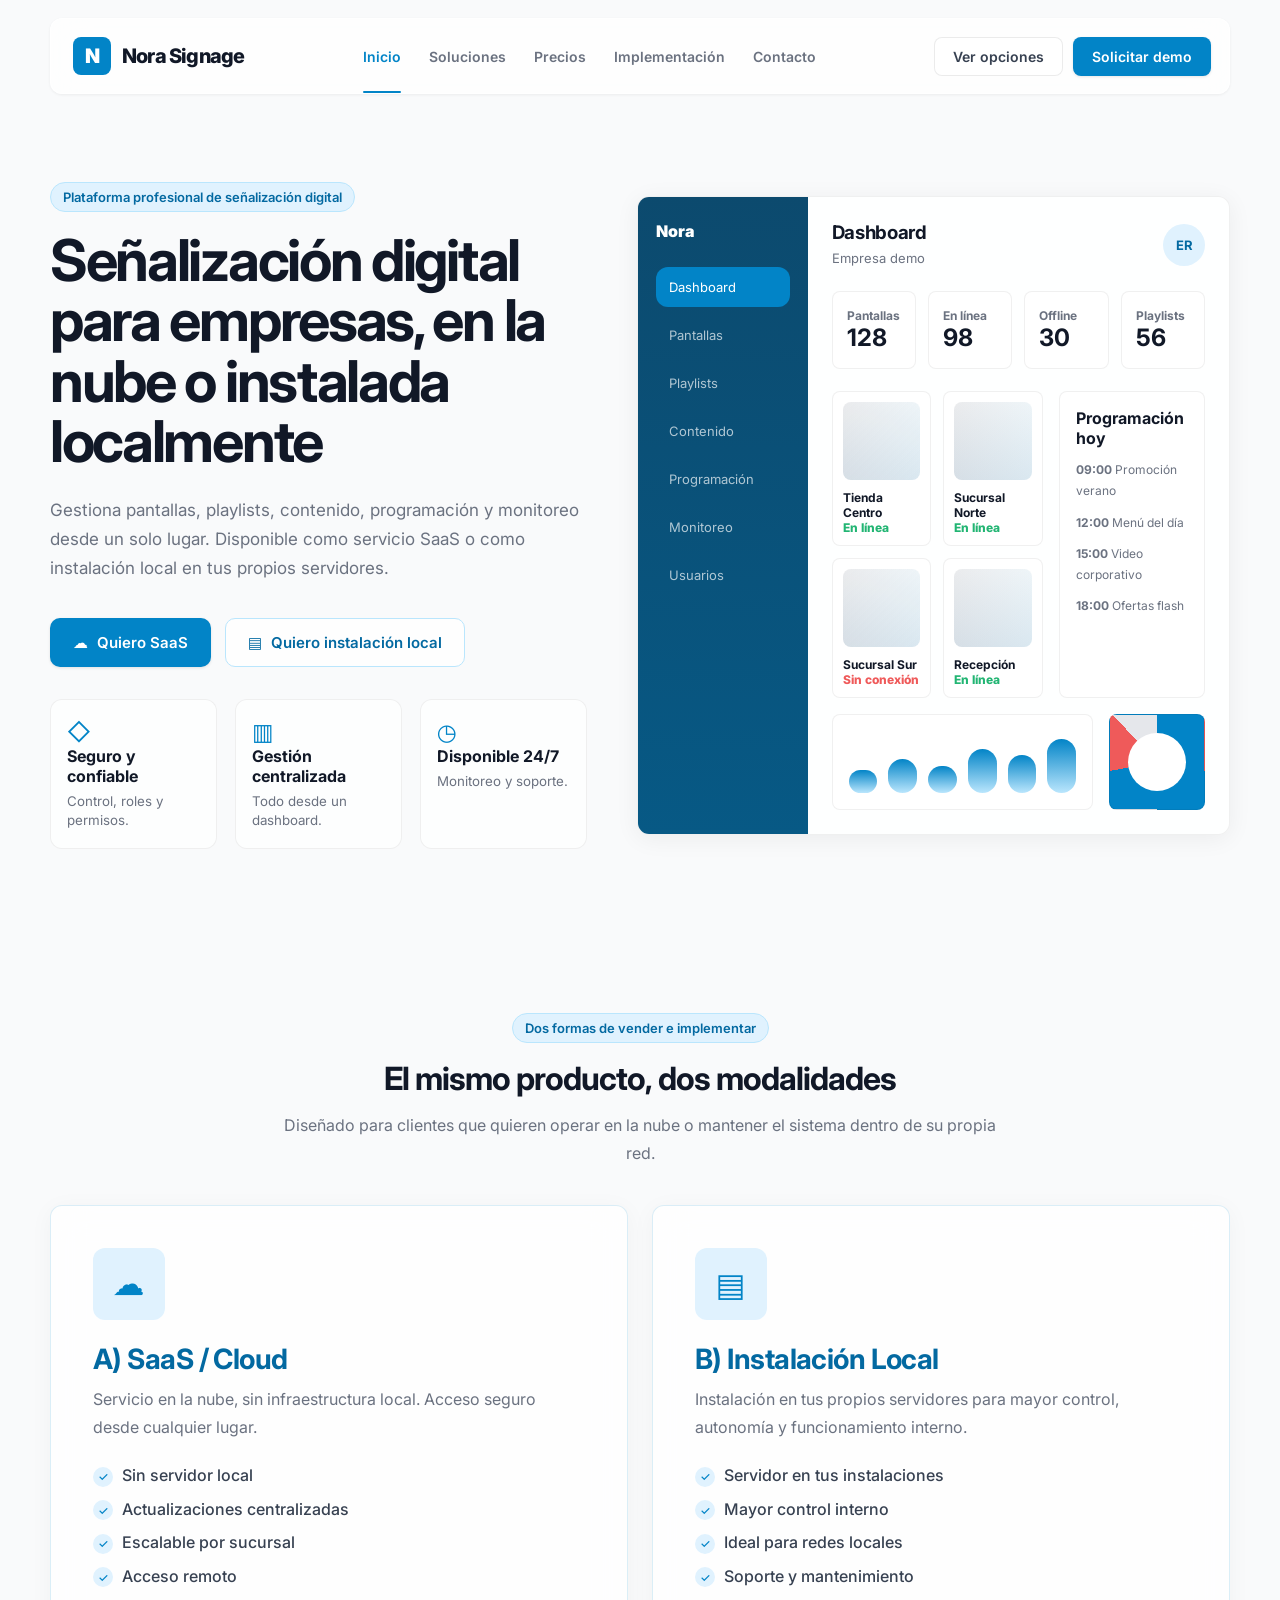
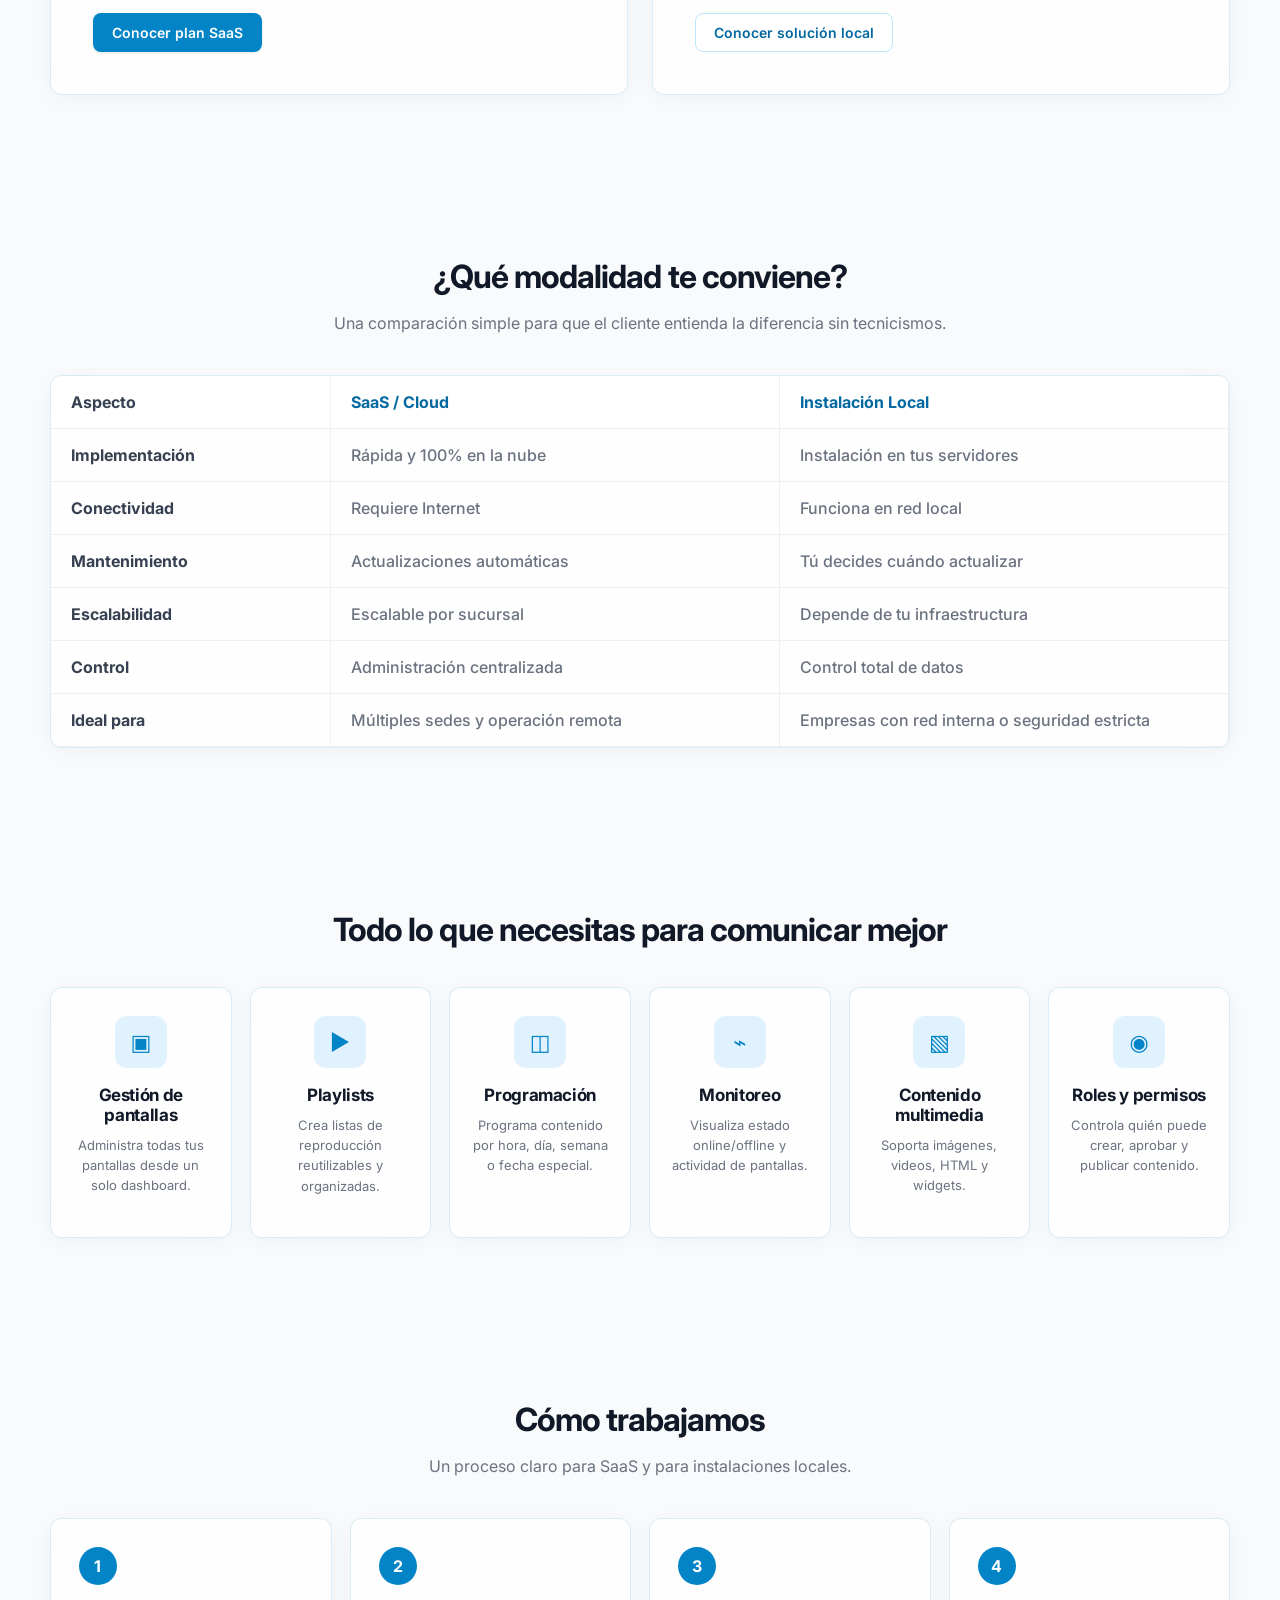
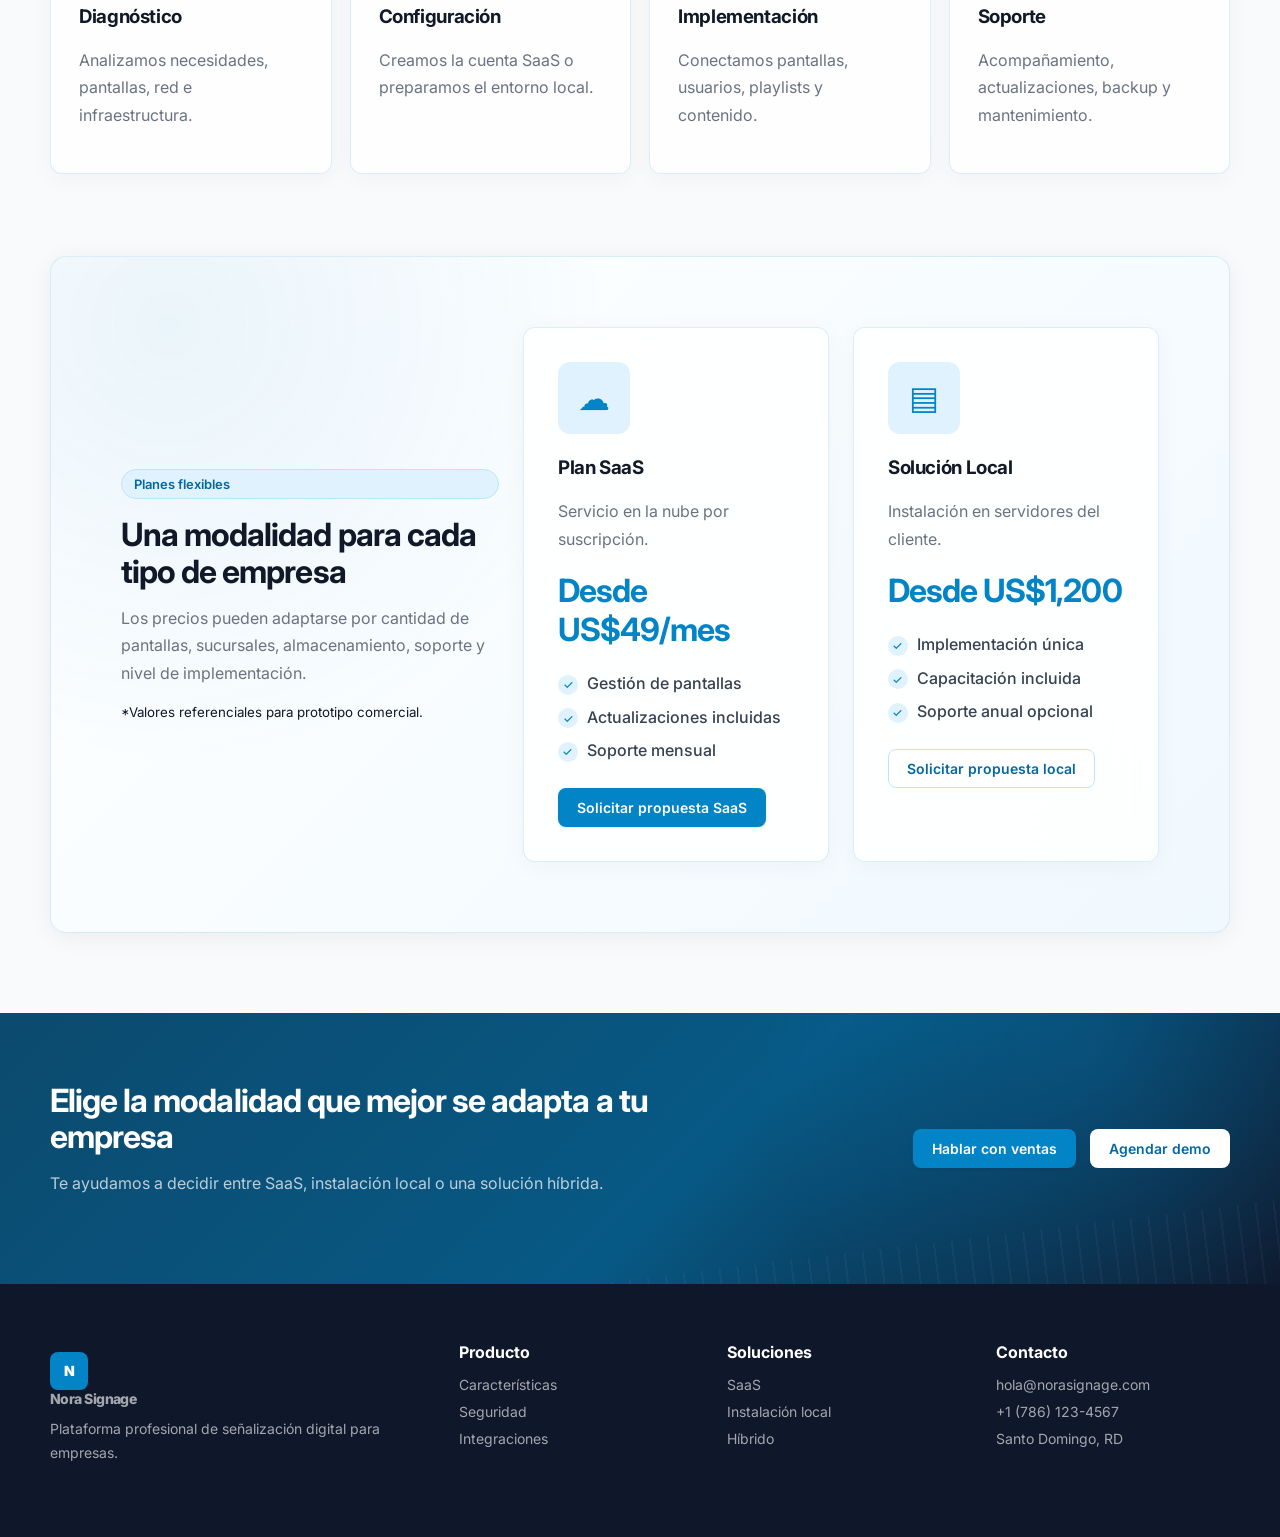
<file: index.html>
<!DOCTYPE html>
<html lang="es">
<head>
  <meta charset="UTF-8" />
  <meta name="viewport" content="width=device-width, initial-scale=1.0" />
  <title>Nora Signage | Señalización digital SaaS y local</title>
  <meta name="description" content="Portal comercial de Nora Signage: señalización digital en la nube o instalada localmente." />
  <link rel="preconnect" href="https://fonts.googleapis.com">
  <link rel="preconnect" href="https://fonts.gstatic.com" crossorigin>
  <link href="https://fonts.googleapis.com/css2?family=Inter:wght@400;500;600;700;800&display=swap" rel="stylesheet">
  <link rel="stylesheet" href="css/styles.css" />
</head>

<body>
  <header class="site-header">
    <a href="/" class="brand">
      <span class="brand-mark">N</span>
      <span>Nora Signage</span>
    </a>

    <nav class="nav">
      <a href="#inicio" class="active">Inicio</a>
      <a href="#soluciones">Soluciones</a>
      <a href="#precios">Precios</a>
      <a href="#implementacion">Implementación</a>
      <a href="#contacto">Contacto</a>
    </nav>

    <div class="nav-actions">
      <a class="btn btn-ghost" href="#comparacion">Ver opciones</a>
      <a class="btn btn-primary" href="#contacto">Solicitar demo</a>
    </div>

    <button class="menu-btn" aria-label="Abrir menú">
      <span></span><span></span><span></span>
    </button>
  </header>

  <main>
    <section id="inicio" class="hero section">
      <div class="hero-copy reveal">
        <span class="eyebrow">Plataforma profesional de señalización digital</span>
        <h1>Señalización digital para empresas, en la nube o instalada localmente</h1>
        <p>
          Gestiona pantallas, playlists, contenido, programación y monitoreo desde un solo lugar.
          Disponible como servicio SaaS o como instalación local en tus propios servidores.
        </p>

        <div class="hero-buttons">
          <a href="#saas" class="btn btn-primary btn-large">
            <span class="icon">☁</span> Quiero SaaS
          </a>
          <a href="#local" class="btn btn-outline btn-large">
            <span class="icon">▤</span> Quiero instalación local
          </a>
        </div>

        <div class="trust-row">
          <div>
            <span class="mini-icon">◇</span>
            <strong>Seguro y confiable</strong>
            <small>Control, roles y permisos.</small>
          </div>
          <div>
            <span class="mini-icon">▥</span>
            <strong>Gestión centralizada</strong>
            <small>Todo desde un dashboard.</small>
          </div>
          <div>
            <span class="mini-icon">◷</span>
            <strong>Disponible 24/7</strong>
            <small>Monitoreo y soporte.</small>
          </div>
        </div>
      </div>

      <div class="hero-visual reveal delay-1">
        <div class="dashboard-card float-card">
          <aside class="dash-sidebar">
            <div class="dash-logo">Nora</div>
            <span class="dash-item active">Dashboard</span>
            <span class="dash-item">Pantallas</span>
            <span class="dash-item">Playlists</span>
            <span class="dash-item">Contenido</span>
            <span class="dash-item">Programación</span>
            <span class="dash-item">Monitoreo</span>
            <span class="dash-item">Usuarios</span>
          </aside>

          <div class="dash-main">
            <div class="dash-top">
              <div>
                <h3>Dashboard</h3>
                <p>Empresa demo</p>
              </div>
              <div class="avatar">ER</div>
            </div>

            <div class="stats-grid">
              <div class="stat">
                <span>Pantallas</span>
                <strong>128</strong>
              </div>
              <div class="stat">
                <span>En línea</span>
                <strong>98</strong>
              </div>
              <div class="stat">
                <span>Offline</span>
                <strong>30</strong>
              </div>
              <div class="stat">
                <span>Playlists</span>
                <strong>56</strong>
              </div>
            </div>

            <div class="dash-content">
              <div class="screen-grid">
                <div class="screen online"><span></span><strong>Tienda Centro</strong><small>En línea</small></div>
                <div class="screen online"><span></span><strong>Sucursal Norte</strong><small>En línea</small></div>
                <div class="screen offline"><span></span><strong>Sucursal Sur</strong><small>Sin conexión</small></div>
                <div class="screen online"><span></span><strong>Recepción</strong><small>En línea</small></div>
              </div>

              <div class="schedule-card">
                <h4>Programación hoy</h4>
                <p><b>09:00</b> Promoción verano</p>
                <p><b>12:00</b> Menú del día</p>
                <p><b>15:00</b> Video corporativo</p>
                <p><b>18:00</b> Ofertas flash</p>
              </div>
            </div>

            <div class="chart-row">
              <div class="line-chart">
                <span></span><span></span><span></span><span></span><span></span><span></span>
              </div>
              <div class="donut"></div>
            </div>
          </div>
        </div>
      </div>
    </section>

    <section id="soluciones" class="section solution-section">
      <div class="section-heading reveal">
        <span class="eyebrow">Dos formas de vender e implementar</span>
        <h2>El mismo producto, dos modalidades</h2>
        <p>Diseñado para clientes que quieren operar en la nube o mantener el sistema dentro de su propia red.</p>
      </div>

      <div class="solution-grid">
        <article id="saas" class="solution-card reveal">
          <div class="solution-icon cloud">☁</div>
          <h3>A) SaaS / Cloud</h3>
          <p>Servicio en la nube, sin infraestructura local. Acceso seguro desde cualquier lugar.</p>
          <ul>
            <li>Sin servidor local</li>
            <li>Actualizaciones centralizadas</li>
            <li>Escalable por sucursal</li>
            <li>Acceso remoto</li>
          </ul>
          <a href="#contacto" class="btn btn-primary">Conocer plan SaaS</a>
        </article>

        <article id="local" class="solution-card reveal delay-1">
          <div class="solution-icon server">▤</div>
          <h3>B) Instalación Local</h3>
          <p>Instalación en tus propios servidores para mayor control, autonomía y funcionamiento interno.</p>
          <ul>
            <li>Servidor en tus instalaciones</li>
            <li>Mayor control interno</li>
            <li>Ideal para redes locales</li>
            <li>Soporte y mantenimiento</li>
          </ul>
          <a href="#contacto" class="btn btn-outline">Conocer solución local</a>
        </article>
      </div>
    </section>

    <section id="comparacion" class="section comparison-section">
      <div class="section-heading reveal">
        <h2>¿Qué modalidad te conviene?</h2>
        <p>Una comparación simple para que el cliente entienda la diferencia sin tecnicismos.</p>
      </div>

      <div class="comparison-table reveal">
        <div class="row head">
          <span>Aspecto</span>
          <span>SaaS / Cloud</span>
          <span>Instalación Local</span>
        </div>
        <div class="row"><span>Implementación</span><span>Rápida y 100% en la nube</span><span>Instalación en tus servidores</span></div>
        <div class="row"><span>Conectividad</span><span>Requiere Internet</span><span>Funciona en red local</span></div>
        <div class="row"><span>Mantenimiento</span><span>Actualizaciones automáticas</span><span>Tú decides cuándo actualizar</span></div>
        <div class="row"><span>Escalabilidad</span><span>Escalable por sucursal</span><span>Depende de tu infraestructura</span></div>
        <div class="row"><span>Control</span><span>Administración centralizada</span><span>Control total de datos</span></div>
        <div class="row"><span>Ideal para</span><span>Múltiples sedes y operación remota</span><span>Empresas con red interna o seguridad estricta</span></div>
      </div>
    </section>

    <section class="section features-section">
      <div class="section-heading reveal">
        <h2>Todo lo que necesitas para comunicar mejor</h2>
      </div>

      <div class="features-grid">
        <article class="feature-card reveal"><span>▣</span><h3>Gestión de pantallas</h3><p>Administra todas tus pantallas desde un solo dashboard.</p></article>
        <article class="feature-card reveal"><span>▶</span><h3>Playlists</h3><p>Crea listas de reproducción reutilizables y organizadas.</p></article>
        <article class="feature-card reveal"><span>◫</span><h3>Programación</h3><p>Programa contenido por hora, día, semana o fecha especial.</p></article>
        <article class="feature-card reveal"><span>⌁</span><h3>Monitoreo</h3><p>Visualiza estado online/offline y actividad de pantallas.</p></article>
        <article class="feature-card reveal"><span>▧</span><h3>Contenido multimedia</h3><p>Soporta imágenes, videos, HTML y widgets.</p></article>
        <article class="feature-card reveal"><span>◉</span><h3>Roles y permisos</h3><p>Controla quién puede crear, aprobar y publicar contenido.</p></article>
      </div>
    </section>

    <section id="implementacion" class="section process-section">
      <div class="section-heading reveal">
        <h2>Cómo trabajamos</h2>
        <p>Un proceso claro para SaaS y para instalaciones locales.</p>
      </div>

      <div class="process-line">
        <div class="step reveal"><b>1</b><h3>Diagnóstico</h3><p>Analizamos necesidades, pantallas, red e infraestructura.</p></div>
        <div class="step reveal"><b>2</b><h3>Configuración</h3><p>Creamos la cuenta SaaS o preparamos el entorno local.</p></div>
        <div class="step reveal"><b>3</b><h3>Implementación</h3><p>Conectamos pantallas, usuarios, playlists y contenido.</p></div>
        <div class="step reveal"><b>4</b><h3>Soporte</h3><p>Acompañamiento, actualizaciones, backup y mantenimiento.</p></div>
      </div>
    </section>

    <section id="precios" class="section pricing-section">
      <div class="pricing-copy reveal">
        <span class="eyebrow">Planes flexibles</span>
        <h2>Una modalidad para cada tipo de empresa</h2>
        <p>Los precios pueden adaptarse por cantidad de pantallas, sucursales, almacenamiento, soporte y nivel de implementación.</p>
        <small>*Valores referenciales para prototipo comercial.</small>
      </div>

      <div class="price-card reveal delay-1">
        <span class="price-icon">☁</span>
        <h3>Plan SaaS</h3>
        <p>Servicio en la nube por suscripción.</p>
        <strong>Desde US$49/mes</strong>
        <ul>
          <li>Gestión de pantallas</li>
          <li>Actualizaciones incluidas</li>
          <li>Soporte mensual</li>
        </ul>
        <a href="#contacto" class="btn btn-primary">Solicitar propuesta SaaS</a>
      </div>

      <div class="price-card reveal delay-2">
        <span class="price-icon">▤</span>
        <h3>Solución Local</h3>
        <p>Instalación en servidores del cliente.</p>
        <strong>Desde US$1,200</strong>
        <ul>
          <li>Implementación única</li>
          <li>Capacitación incluida</li>
          <li>Soporte anual opcional</li>
        </ul>
        <a href="#contacto" class="btn btn-outline">Solicitar propuesta local</a>
      </div>
    </section>

    <section id="contacto" class="final-cta reveal">
      <div>
        <h2>Elige la modalidad que mejor se adapta a tu empresa</h2>
        <p>Te ayudamos a decidir entre SaaS, instalación local o una solución híbrida.</p>
      </div>
      <div class="cta-actions">
        <a href="mailto:hola@norasignage.com" class="btn btn-primary">Hablar con ventas</a>
        <a href="#" class="btn btn-light">Agendar demo</a>
      </div>
    </section>
  </main>

  <footer class="footer">
    <div>
      <a href="/" class="brand footer-brand">
        <span class="brand-mark">N</span>
        <span>Nora Signage</span>
      </a>
      <p>Plataforma profesional de señalización digital para empresas.</p>
    </div>

    <div>
      <h4>Producto</h4>
      <a href="#">Características</a>
      <a href="#">Seguridad</a>
      <a href="#">Integraciones</a>
    </div>

    <div>
      <h4>Soluciones</h4>
      <a href="#">SaaS</a>
      <a href="#">Instalación local</a>
      <a href="#">Híbrido</a>
    </div>

    <div>
      <h4>Contacto</h4>
      <a href="mailto:hola@norasignage.com">hola@norasignage.com</a>
      <a href="#">+1 (786) 123-4567</a>
      <a href="#">Santo Domingo, RD</a>
    </div>
  </footer>

  <script src="js/app.js"></script>
</body>
</html>
</file>
<file: css/styles.css>
:root {
  --bg: #f9fafb;
  --bg-soft: #ffffff;
  --card: rgba(255, 255, 255, 0.78);
  --card-solid: #ffffff;
  --text: #111827;
  --muted: #6b7280;
  --line: rgba(2, 132, 199, 0.14);
  --brand: #0284c7;
  --brand-dark: #0369a1;
  --brand-soft: #e0f2fe;
  --brand-light: #bae6fd;
  --gray: #e5e7eb;
  --black: #111827;
  --charcoal: #374151;
  --green: #22b573;
  --red: #ef5a5a;
  --shadow: 0 4px 24px rgba(0, 0, 0, 0.06);
  --radius: 12px;
}

* {
  box-sizing: border-box;
}

html {
  scroll-behavior: smooth;
}

body {
  margin: 0;
  font-family: "Inter", system-ui, -apple-system, BlinkMacSystemFont, sans-serif;
  background: #f9fafb;
  color: var(--text);
  overflow-x: hidden;
}

a {
  color: inherit;
  text-decoration: none;
}

.site-header {
  width: min(1180px, calc(100% - 36px));
  margin: 18px auto 0;
  height: 76px;
  padding: 0 18px 0 22px;
  position: sticky;
  top: 14px;
  z-index: 20;
  display: flex;
  align-items: center;
  justify-content: space-between;
  gap: 22px;
  background: rgba(255, 255, 255, 0.75);
  backdrop-filter: blur(18px);
  -webkit-backdrop-filter: blur(18px);
  border: 1px solid rgba(255, 255, 255, 0.6);
  border-radius: 12px;
  box-shadow: 0 1px 3px rgba(0, 0, 0, 0.06);
}

.brand {
  display: flex;
  align-items: center;
  gap: 11px;
  font-weight: 800;
  font-size: 20px;
  letter-spacing: -0.04em;
}

.brand-mark {
  width: 38px;
  height: 38px;
  display: grid;
  place-items: center;
  border-radius: 8px;
  color: white;
  background: #0284c7;
  font-weight: 900;
}

.nav {
  display: flex;
  align-items: center;
  gap: 28px;
  font-size: 14px;
  color: var(--muted);
  font-weight: 600;
}

.nav a {
  position: relative;
  transition: 0.25s ease;
}

.nav a:hover,
.nav a.active {
  color: var(--brand);
}

.nav a.active::after {
  content: "";
  height: 2px;
  border-radius: 999px;
  background: var(--brand);
  position: absolute;
  left: 0;
  right: 0;
  bottom: -28px;
}

.nav-actions {
  display: flex;
  gap: 10px;
}

.btn {
  display: inline-flex;
  align-items: center;
  justify-content: center;
  gap: 9px;
  border-radius: 8px;
  padding: 10px 18px;
  font-weight: 600;
  font-size: 14px;
  border: 1px solid transparent;
  transition: transform 0.2s ease, box-shadow 0.2s ease, background 0.2s ease;
  cursor: pointer;
  white-space: nowrap;
}

.btn:hover {
  transform: translateY(-1px);
}

.btn-primary {
  color: white;
  background: var(--brand);
  box-shadow: 0 1px 3px rgba(0, 0, 0, 0.1);
}

.btn-primary:hover {
  background: var(--brand-dark);
}

.btn-outline {
  color: var(--brand-dark);
  border-color: var(--brand-light);
  background: rgba(255, 255, 255, 0.8);
}

.btn-outline:hover {
  background: var(--brand-soft);
}

.btn-ghost {
  color: var(--charcoal);
  background: rgba(255, 255, 255, 0.62);
  border-color: rgba(0, 0, 0, 0.08);
}

.btn-light {
  background: white;
  color: var(--brand-dark);
  border-color: rgba(255, 255, 255, 0.4);
}

.btn-large {
  padding: 14px 22px;
  border-radius: 10px;
  font-size: 15px;
}

.menu-btn {
  display: none;
  background: transparent;
  border: none;
  padding: 8px;
}

.menu-btn span {
  display: block;
  width: 23px;
  height: 2px;
  margin: 5px;
  background: var(--black);
}

.section {
  width: min(1180px, calc(100% - 36px));
  margin: 0 auto;
  padding: 82px 0;
}

.hero {
  min-height: 760px;
  display: grid;
  grid-template-columns: 0.95fr 1.05fr;
  align-items: center;
  gap: 50px;
  padding-top: 88px;
}

.eyebrow {
  display: inline-flex;
  align-items: center;
  padding: 6px 12px;
  margin-bottom: 18px;
  border-radius: 999px;
  background: var(--brand-soft);
  color: var(--brand-dark);
  font-size: 13px;
  font-weight: 600;
  border: 1px solid var(--brand-light);
}

h1, h2, h3, h4, p {
  margin-top: 0;
}

h1 {
  max-width: 650px;
  font-size: clamp(40px, 4.5vw, 62px);
  line-height: 1.05;
  letter-spacing: -0.04em;
  margin-bottom: 24px;
  color: var(--black);
}

h2 {
  font-size: clamp(28px, 2.5vw, 38px);
  letter-spacing: -0.03em;
  line-height: 1.15;
  margin-bottom: 14px;
  color: var(--black);
}

h3 {
  letter-spacing: -0.02em;
  color: var(--black);
}

p {
  color: var(--muted);
  line-height: 1.72;
}

.hero-copy > p {
  max-width: 590px;
  font-size: 17px;
}

.hero-buttons {
  display: flex;
  gap: 14px;
  flex-wrap: wrap;
  margin: 34px 0 32px;
}

.trust-row {
  display: grid;
  grid-template-columns: repeat(3, 1fr);
  gap: 18px;
  max-width: 680px;
}

.trust-row div {
  padding: 18px 16px;
  border-radius: 12px;
  background: rgba(255, 255, 255, 0.7);
  border: 1px solid rgba(0, 0, 0, 0.06);
}

.trust-row strong,
.trust-row small {
  display: block;
}

.trust-row small {
  margin-top: 6px;
  color: var(--muted);
  line-height: 1.45;
}

.mini-icon {
  color: var(--brand);
  font-size: 23px;
}



.dashboard-card {
  min-height: 570px;
  border-radius: 12px;
  background: rgba(255, 255, 255, 0.85);
  border: 1px solid rgba(0, 0, 0, 0.06);
  box-shadow: 0 4px 24px rgba(0, 0, 0, 0.06);
  overflow: hidden;
  display: grid;
  grid-template-columns: 170px 1fr;
}

.float-card {
  animation: floatCard 6s ease-in-out infinite;
}

@keyframes floatCard {
  0%, 100% { transform: translateY(0); }
  50% { transform: translateY(-8px); }
}

.dash-sidebar {
  background: linear-gradient(180deg, #0c4a6e, #075985);
  color: white;
  padding: 24px 18px;
}

.dash-logo {
  font-weight: 900;
  margin-bottom: 26px;
}

.dash-item {
  display: block;
  padding: 12px 13px;
  border-radius: 12px;
  color: rgba(255, 255, 255, 0.68);
  font-size: 13px;
  margin-bottom: 8px;
}

.dash-item.active {
  background: var(--brand);
  color: white;
}

.dash-main {
  padding: 24px;
}

.dash-top,
.chart-row {
  display: flex;
  justify-content: space-between;
  align-items: center;
}

.dash-top h3 {
  margin-bottom: 3px;
}

.dash-top p {
  margin: 0;
  font-size: 13px;
}

.avatar {
  width: 42px;
  height: 42px;
  border-radius: 50%;
  display: grid;
  place-items: center;
  background: var(--brand-soft);
  color: var(--brand-dark);
  font-size: 13px;
  font-weight: 700;
}

.stats-grid {
  display: grid;
  grid-template-columns: repeat(4, 1fr);
  gap: 12px;
  margin: 22px 0;
}

.stat,
.schedule-card,
.screen,
.line-chart,
.donut {
  background: white;
  border-radius: 8px;
  border: 1px solid rgba(0, 0, 0, 0.06);
}

.stat {
  padding: 16px 14px;
}

.stat span {
  display: block;
  color: var(--muted);
  font-size: 12px;
  font-weight: 700;
}

.stat strong {
  font-size: 24px;
}

.dash-content {
  display: grid;
  grid-template-columns: 1.45fr 1fr;
  gap: 16px;
}

.screen-grid {
  display: grid;
  grid-template-columns: 1fr 1fr;
  gap: 12px;
}

.screen {
  padding: 10px;
}

.screen span {
  display: block;
  height: 78px;
  border-radius: 8px;
  margin-bottom: 10px;
  background:
    linear-gradient(135deg, rgba(0, 0, 0, 0.03), rgba(2, 132, 199, 0.1)),
    linear-gradient(45deg, #e5e7eb, #fff);
}

.screen strong,
.screen small {
  display: block;
  font-size: 12px;
}

.screen small {
  color: var(--green);
  font-weight: 800;
}

.screen.offline small {
  color: var(--red);
}

.schedule-card {
  padding: 16px;
}

.schedule-card h4 {
  margin-bottom: 12px;
}

.schedule-card p {
  margin: 0 0 11px;
  font-size: 12px;
}

.chart-row {
  margin-top: 16px;
  gap: 16px;
}

.line-chart {
  height: 96px;
  flex: 1;
  display: flex;
  align-items: end;
  gap: 11px;
  padding: 16px;
}

.line-chart span {
  width: 100%;
  border-radius: 999px;
  background: linear-gradient(180deg, var(--brand), var(--brand-light));
}

.line-chart span:nth-child(1) { height: 38%; }
.line-chart span:nth-child(2) { height: 56%; }
.line-chart span:nth-child(3) { height: 44%; }
.line-chart span:nth-child(4) { height: 72%; }
.line-chart span:nth-child(5) { height: 62%; }
.line-chart span:nth-child(6) { height: 88%; }

.donut {
  width: 96px;
  height: 96px;
  background:
    conic-gradient(var(--brand) 0 72%, var(--red) 72% 88%, var(--gray) 88% 100%);
  position: relative;
}

.donut::after {
  content: "";
  position: absolute;
  inset: 18px;
  background: white;
  border-radius: 50%;
}

.section-heading {
  max-width: 720px;
  margin: 0 auto 38px;
  text-align: center;
}

.solution-grid {
  display: grid;
  grid-template-columns: repeat(2, 1fr);
  gap: 24px;
}

.solution-card,
.feature-card,
.price-card,
.comparison-table,
.step {
  background: var(--card);
  border: 1px solid var(--line);
  box-shadow: 0 4px 24px rgba(0, 0, 0, 0.04);
  backdrop-filter: blur(18px);
}

.solution-card {
  border-radius: var(--radius);
  padding: 42px;
}

.solution-icon,
.price-icon {
  width: 72px;
  height: 72px;
  display: grid;
  place-items: center;
  border-radius: 12px;
  background: var(--brand-soft);
  color: var(--brand);
  font-size: 32px;
  margin-bottom: 22px;
}

.solution-card h3 {
  color: var(--brand-dark);
  font-size: 28px;
  margin-bottom: 10px;
}

.solution-card ul,
.price-card ul {
  list-style: none;
  padding: 0;
  margin: 24px 0 26px;
}

.solution-card li,
.price-card li {
  margin-bottom: 12px;
  font-weight: 500;
  color: var(--charcoal);
}

.solution-card li::before,
.price-card li::before {
  content: "✓";
  display: inline-grid;
  place-items: center;
  width: 20px;
  height: 20px;
  margin-right: 9px;
  border-radius: 50%;
  background: var(--brand-soft);
  color: var(--brand);
  font-size: 12px;
}

.comparison-table {
  border-radius: var(--radius);
  overflow: hidden;
}

.comparison-table .row {
  display: grid;
  grid-template-columns: 0.75fr 1.2fr 1.2fr;
}

.comparison-table span {
  padding: 16px 20px;
  border-bottom: 1px solid rgba(0, 0, 0, 0.06);
  border-right: 1px solid rgba(0, 0, 0, 0.06);
  color: var(--muted);
  font-weight: 500;
}

.comparison-table .head span {
  color: var(--brand-dark);
  font-weight: 700;
  background: rgba(255, 255, 255, 0.82);
}

.comparison-table .row span:first-child {
  color: var(--charcoal);
  font-weight: 700;
}

.features-grid {
  display: grid;
  grid-template-columns: repeat(6, 1fr);
  gap: 18px;
}

.feature-card {
  padding: 28px 20px;
  border-radius: var(--radius);
  text-align: center;
}

.feature-card span {
  display: inline-grid;
  place-items: center;
  width: 52px;
  height: 52px;
  margin-bottom: 17px;
  border-radius: 12px;
  background: var(--brand-soft);
  color: var(--brand);
  font-size: 22px;
}

.feature-card h3 {
  font-size: 17px;
  margin-bottom: 10px;
}

.feature-card p {
  font-size: 13px;
  line-height: 1.55;
}

.process-line {
  display: grid;
  grid-template-columns: repeat(4, 1fr);
  gap: 18px;
  position: relative;
}

.step {
  padding: 28px;
  border-radius: var(--radius);
  position: relative;
}

.step b {
  display: grid;
  place-items: center;
  width: 38px;
  height: 38px;
  margin-bottom: 20px;
  border-radius: 50%;
  color: white;
  background: var(--brand);
}

.pricing-section {
  display: grid;
  grid-template-columns: 1.05fr 0.85fr 0.85fr;
  gap: 24px;
  align-items: stretch;
  padding: 70px;
  width: min(1180px, calc(100% - 36px));
  border-radius: 16px;
  background:
    radial-gradient(circle at 10% 10%, rgba(2, 132, 199, 0.08), transparent 36%),
    linear-gradient(135deg, #ffffff, #f0f9ff);
  border: 1px solid rgba(2, 132, 199, 0.12);
  box-shadow: var(--shadow);
}

.pricing-copy {
  display: flex;
  flex-direction: column;
  justify-content: center;
}

.price-card {
  border-radius: var(--radius);
  padding: 34px;
  background: rgba(255, 255, 255, 0.86);
}

.price-card strong {
  display: block;
  margin: 18px 0 8px;
  color: var(--brand);
  font-size: 32px;
  letter-spacing: -0.03em;
}

.final-cta {
  width: 100%;
  max-width: none;
  margin-top: 80px;
  padding: 70px max(36px, calc((100vw - 1180px) / 2));
  background:
    radial-gradient(circle at 85% 15%, rgba(2, 132, 199, 0.25), transparent 30%),
    linear-gradient(135deg, #0c4a6e, #075985 55%, #0f172a);
  color: white;
  display: flex;
  align-items: center;
  justify-content: space-between;
  gap: 34px;
  overflow: hidden;
  position: relative;
}

.final-cta::after {
  content: "";
  position: absolute;
  inset: auto -20% -40% 40%;
  height: 160px;
  background: repeating-linear-gradient(90deg, transparent 0 16px, rgba(255,255,255,0.08) 16px 18px);
  transform: rotate(-7deg);
  opacity: 0.45;
}

.final-cta h2 {
  color: white;
  max-width: 680px;
}

.final-cta p {
  color: rgba(255, 255, 255, 0.72);
}

.cta-actions {
  display: flex;
  gap: 14px;
  position: relative;
  z-index: 1;
}

.footer {
  padding: 58px max(36px, calc((100vw - 1180px) / 2));
  background: #0f172a;
  color: white;
  display: grid;
  grid-template-columns: 1.6fr repeat(3, 1fr);
  gap: 34px;
}

.footer p,
.footer a {
  color: rgba(255, 255, 255, 0.62);
  font-size: 14px;
}

.footer a {
  display: block;
  margin: 10px 0;
}

.footer h4 {
  margin: 0 0 14px;
}

.footer-brand {
  margin-bottom: 16px;
}

.reveal {
  opacity: 0;
  transform: translateY(28px);
  transition: opacity 0.75s ease, transform 0.75s ease;
}

.reveal.visible {
  opacity: 1;
  transform: translateY(0);
}

.delay-1 {
  transition-delay: 0.12s;
}

.delay-2 {
  transition-delay: 0.22s;
}

.solution-card.focused {
  outline: 2px solid var(--brand-light);
  outline-offset: 2px;
  transform: translateY(-4px);
}

@media (max-width: 1050px) {
  .nav,
  .nav-actions {
    display: none;
  }

  .menu-btn {
    display: block;
  }

  .site-header.open {
    border-radius: 12px;
    height: auto;
    flex-wrap: wrap;
    padding-bottom: 18px;
  }

  .site-header.open .nav,
  .site-header.open .nav-actions {
    display: flex;
    width: 100%;
    flex-direction: column;
    align-items: stretch;
    gap: 12px;
  }

  .hero,
  .pricing-section {
    grid-template-columns: 1fr;
  }

  .dashboard-card {
    transform: none;
  }

  .float-card {
    animation: none;
  }

  .features-grid {
    grid-template-columns: repeat(3, 1fr);
  }

  .process-line {
    grid-template-columns: repeat(2, 1fr);
  }

  .final-cta {
    flex-direction: column;
    align-items: flex-start;
  }
}

@media (max-width: 760px) {
  .section {
    width: min(100% - 26px, 1180px);
    padding: 58px 0;
  }

  .hero {
    padding-top: 56px;
  }

  .trust-row,
  .solution-grid,
  .features-grid,
  .process-line,
  .footer {
    grid-template-columns: 1fr;
  }

  .dashboard-card {
    grid-template-columns: 1fr;
    min-height: auto;
  }

  .dash-sidebar {
    display: none;
  }

  .stats-grid,
  .dash-content {
    grid-template-columns: 1fr 1fr;
  }

  .comparison-table {
    overflow-x: auto;
  }

  .comparison-table .row {
    min-width: 740px;
  }

  .pricing-section {
    padding: 30px;
    width: min(100% - 26px, 1180px);
  }

  .hero-buttons,
  .cta-actions {
    flex-direction: column;
    align-items: stretch;
  }
}

@media (max-width: 500px) {
  h1 {
    font-size: 42px;
  }

  .stats-grid,
  .dash-content,
  .screen-grid {
    grid-template-columns: 1fr;
  }

  .site-header {
    width: calc(100% - 22px);
  }
}
</file>
